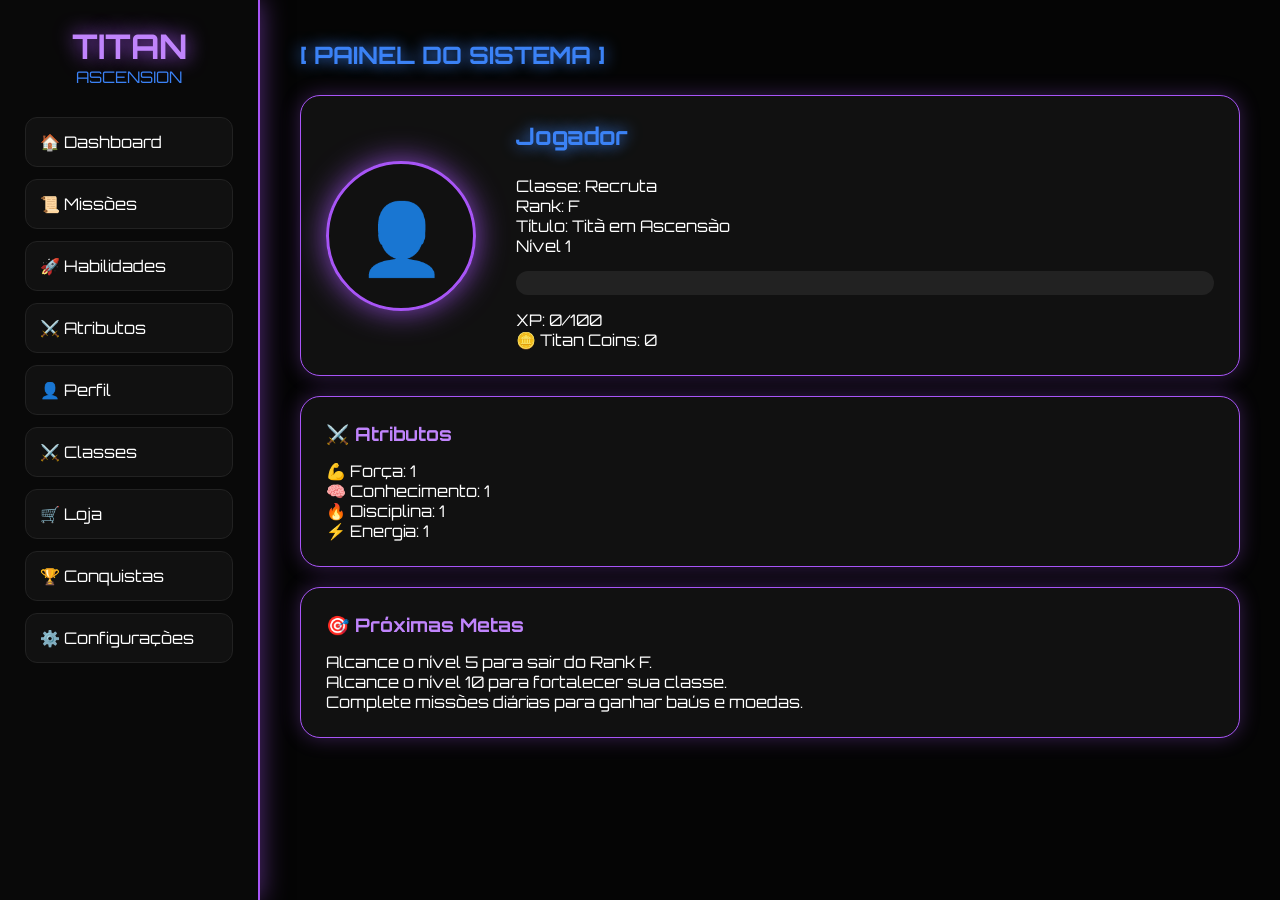
<file: index.html>
<!DOCTYPE html>
<html lang="pt-BR">
<head>
<meta charset="UTF-8">
<meta name="viewport" content="width=device-width, initial-scale=1.0">
<title>Titan Ascension</title>
<link rel="stylesheet" href="style.css">
</head>
<body>

<div class="sidebar">
    <h1>TITAN</h1>
    <p>ASCENSION</p>

    <a href="index.html">🏠 Dashboard</a>
    <a href="pages/missoes.html">📜 Missões</a>
    <a href="pages/habilidades.html">🚀 Habilidades</a>
    <a href="pages/atributos.html">⚔️ Atributos</a>
    <a href="pages/perfil.html">👤 Perfil</a>
    <a href="pages/classes.html">⚔️ Classes</a>
    <a href="pages/loja.html">🛒 Loja</a>
    <a href="pages/conquistas.html">🏆 Conquistas</a>
    <a href="pages/configuracoes.html">⚙️ Configurações</a>
</div>

<main class="content">

<h2>[ PAINEL DO SISTEMA ]</h2>

<div class="card perfil-card">

    <div class="foto-perfil" id="dashboardFoto">
        👤
    </div>

    <div>
        <h2 id="dashboardNome">Jogador</h2>

        <p id="dashboardClasse">Classe: Recruta</p>

        <p>
            Rank:
            <span id="dashboardRank">F</span>
        </p>

        <p id="dashboardTitulo">Título: Titã em Ascensão</p>

        <p id="dashboardNivel">Nível 1</p>

        <div class="barra">
            <div id="dashboardXPBar" class="xp"></div>
        </div>

        <p>
            XP:
            <span id="dashboardXP">0</span>/100
        </p>

        <p>
            🪙 Titan Coins:
            <span id="dashboardMoedas">0</span>
        </p>
    </div>

</div>

<div class="card">

    <h3>⚔️ Atributos</h3>

    <p>💪 Força: <span id="dashForca">1</span></p>

    <p>🧠 Conhecimento: <span id="dashConhecimento">1</span></p>

    <p>🔥 Disciplina: <span id="dashDisciplina">1</span></p>

    <p>⚡ Energia: <span id="dashEnergia">1</span></p>

</div>

<div class="card">

    <h3>🎯 Próximas Metas</h3>

    <p>Alcance o nível 5 para sair do Rank F.</p>

    <p>Alcance o nível 10 para fortalecer sua classe.</p>

    <p>Complete missões diárias para ganhar baús e moedas.</p>

</div>

</main>

<script src="script.js"></script>

</body>
</html>
</file>
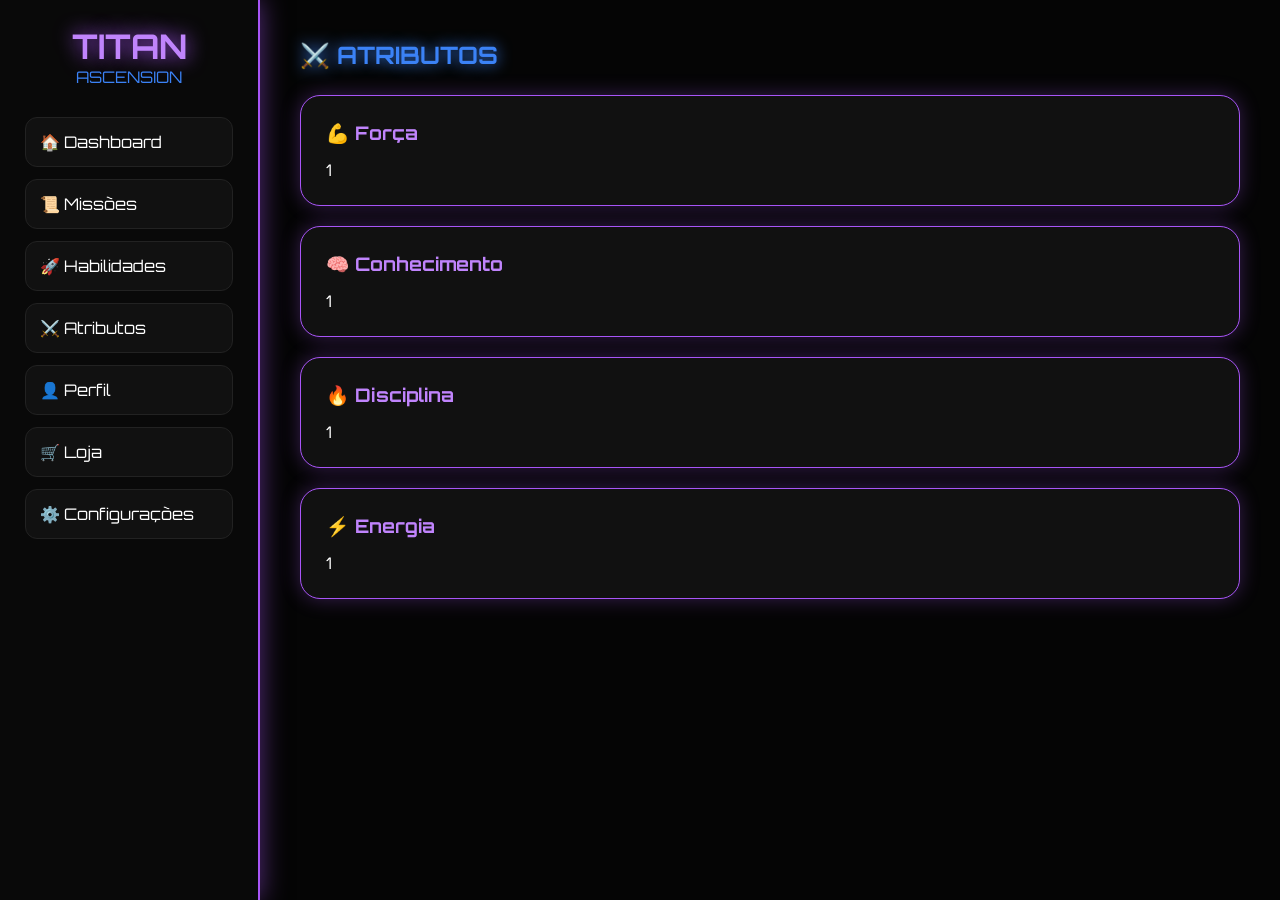
<file: pages/atributos.html>
<!DOCTYPE html>
<html lang="pt-BR">
<head>
<meta charset="UTF-8">
<meta name="viewport" content="width=device-width, initial-scale=1.0">
<title>Atributos</title>
<link rel="stylesheet" href="../style.css">
</head>
<body>

<div class="sidebar">

<h1>TITAN</h1>
<p>ASCENSION</p>

<a href="../index.html">🏠 Dashboard</a>
<a href="missoes.html">📜 Missões</a>
<a href="habilidades.html">🚀 Habilidades</a>
<a href="atributos.html">⚔️ Atributos</a>
<a href="perfil.html">👤 Perfil</a>
<a href="loja.html">🛒 Loja</a>
<a href="configuracoes.html">⚙️ Configurações</a>

</div>

<div class="content">

<h2>⚔️ ATRIBUTOS</h2>

<div class="card">

<h3>💪 Força</h3>
<p id="forcaValor">1</p>

</div>

<div class="card">

<h3>🧠 Conhecimento</h3>
<p id="conhecimentoValor">1</p>

</div>

<div class="card">

<h3>🔥 Disciplina</h3>
<p id="disciplinaValor">1</p>

</div>

<div class="card">

<h3>⚡ Energia</h3>
<p id="energiaValor">1</p>

</div>

</div>

<script src="../script.js"></script>

</body>
</html>
</file>
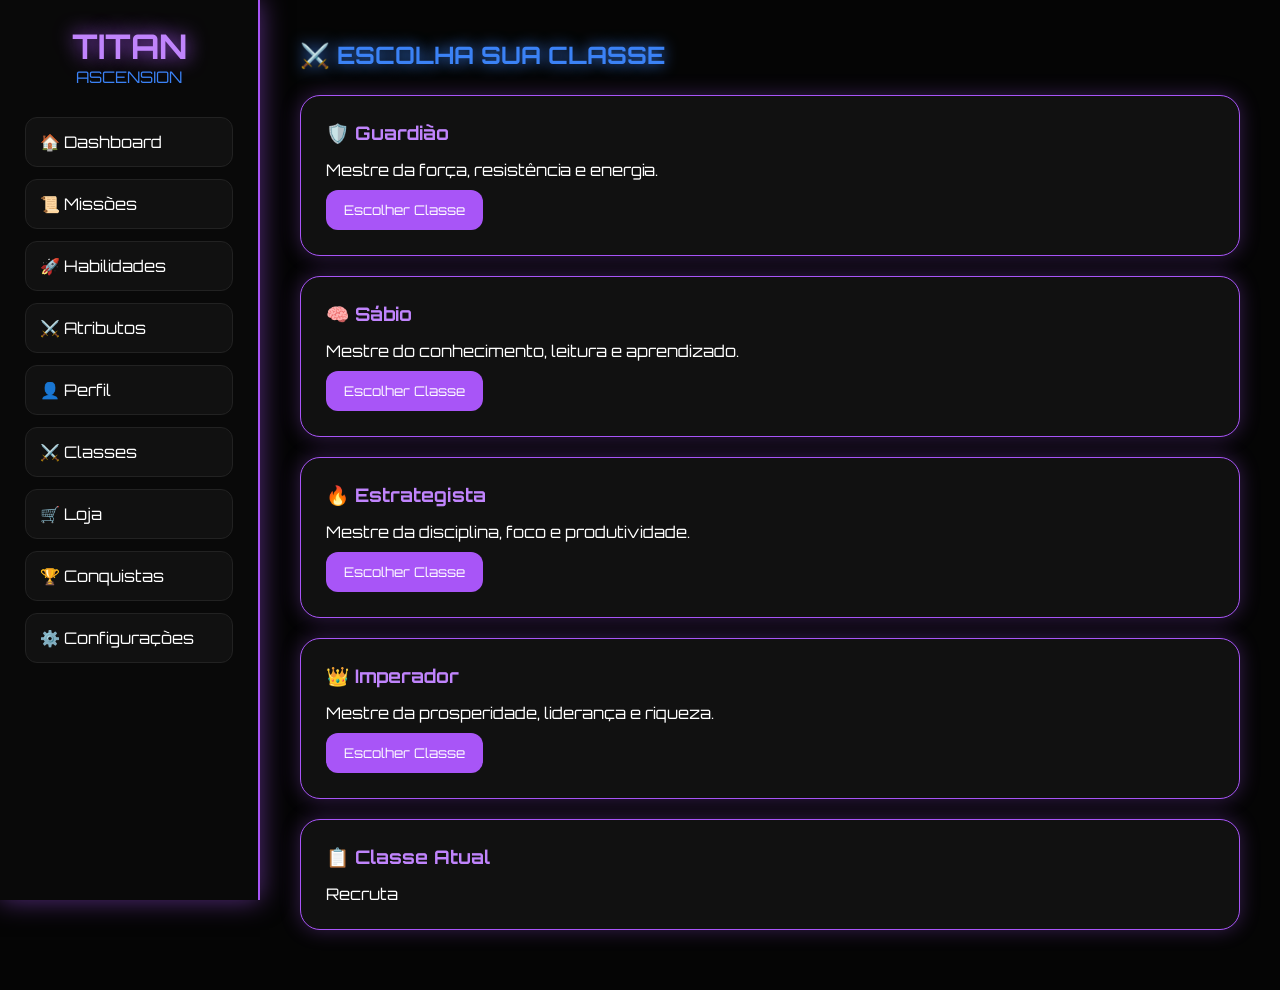
<file: pages/classes.html>
<!DOCTYPE html>
<html lang="pt-BR">
<head>
    <meta charset="UTF-8">
    <meta name="viewport" content="width=device-width, initial-scale=1.0">
    <title>Classes - Titan Ascension</title>
    <link rel="stylesheet" href="../style.css">
</head>
<body>

<div class="sidebar">
    <h1>TITAN</h1>
    <p>ASCENSION</p>

    <a href="../index.html">🏠 Dashboard</a>
    <a href="missoes.html">📜 Missões</a>
    <a href="habilidades.html">🚀 Habilidades</a>
    <a href="atributos.html">⚔️ Atributos</a>
    <a href="perfil.html">👤 Perfil</a>
    <a href="classes.html">⚔️ Classes</a>
    <a href="loja.html">🛒 Loja</a>
    <a href="conquistas.html">🏆 Conquistas</a>
    <a href="configuracoes.html">⚙️ Configurações</a>
</div>

<main class="content">

    <h2>⚔️ ESCOLHA SUA CLASSE</h2>

    <div class="card">
        <h3>🛡️ Guardião</h3>
        <p>Mestre da força, resistência e energia.</p>
        <button onclick="escolherClasse('Guardião')">
            Escolher Classe
        </button>
    </div>

    <div class="card">
        <h3>🧠 Sábio</h3>
        <p>Mestre do conhecimento, leitura e aprendizado.</p>
        <button onclick="escolherClasse('Sábio')">
            Escolher Classe
        </button>
    </div>

    <div class="card">
        <h3>🔥 Estrategista</h3>
        <p>Mestre da disciplina, foco e produtividade.</p>
        <button onclick="escolherClasse('Estrategista')">
            Escolher Classe
        </button>
    </div>

    <div class="card">
        <h3>👑 Imperador</h3>
        <p>Mestre da prosperidade, liderança e riqueza.</p>
        <button onclick="escolherClasse('Imperador')">
            Escolher Classe
        </button>
    </div>

    <div class="card">
        <h3>📋 Classe Atual</h3>
        <p id="classeAtual">
            Recruta
        </p>
    </div>

</main>

<script src="../script.js"></script>

<script>
const classeAtual = localStorage.getItem("classe") || "Recruta";

if(document.getElementById("classeAtual")){
    document.getElementById("classeAtual").innerText = classeAtual;
}
</script>

</body>
</html>
</file>
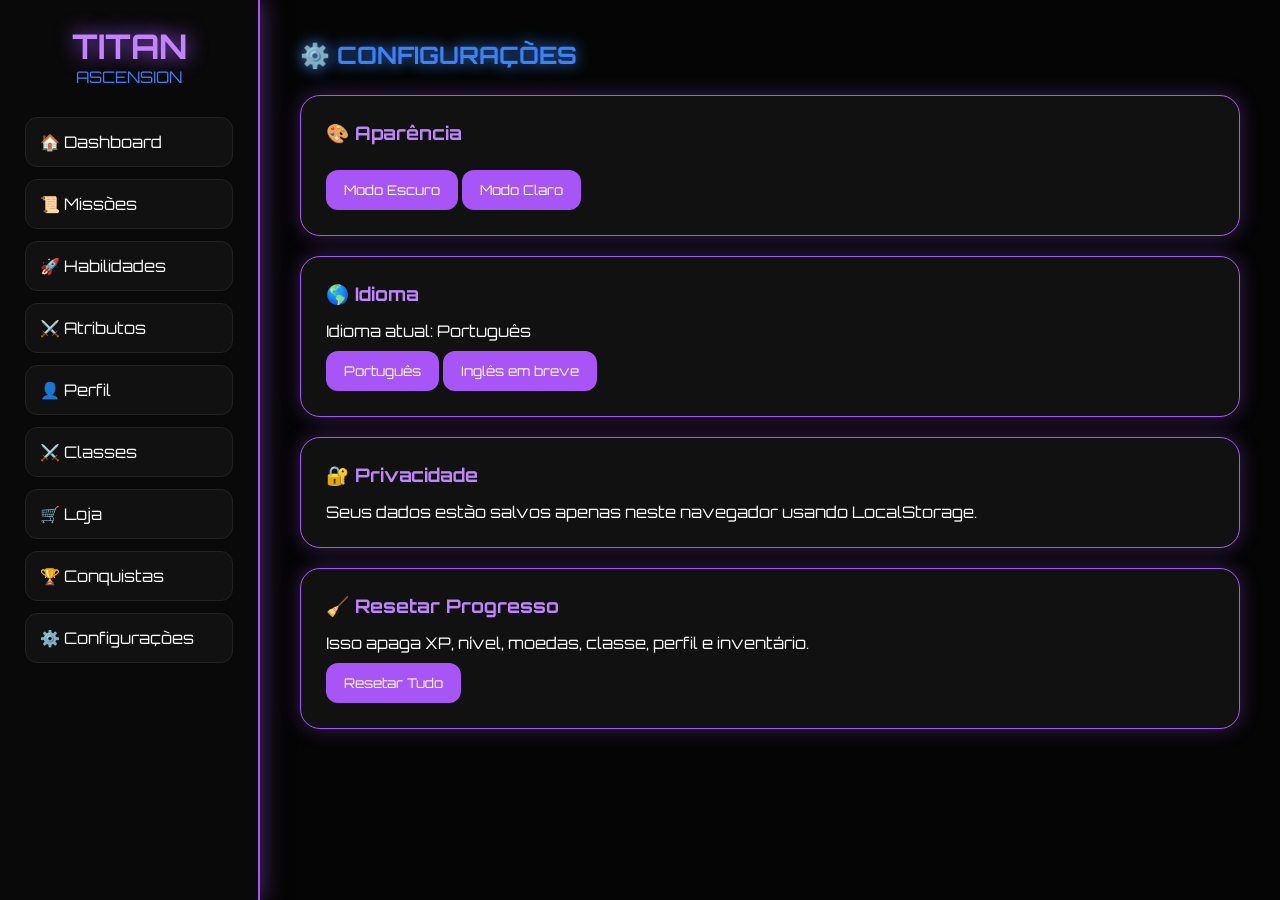
<file: pages/configuracoes.html>
<!DOCTYPE html>
<html lang="pt-BR">
<head>
<meta charset="UTF-8">
<meta name="viewport" content="width=device-width, initial-scale=1.0">
<title>Configurações</title>
<link rel="stylesheet" href="../style.css">
</head>
<body>

<div class="sidebar">
    <h1>TITAN</h1>
    <p>ASCENSION</p>

    <a href="../index.html">🏠 Dashboard</a>
    <a href="missoes.html">📜 Missões</a>
    <a href="habilidades.html">🚀 Habilidades</a>
    <a href="atributos.html">⚔️ Atributos</a>
    <a href="perfil.html">👤 Perfil</a>
    <a href="classes.html">⚔️ Classes</a>
    <a href="loja.html">🛒 Loja</a>
    <a href="conquistas.html">🏆 Conquistas</a>
    <a href="configuracoes.html">⚙️ Configurações</a>
</div>

<main class="content">

<h2>⚙️ CONFIGURAÇÕES</h2>

<div class="card">
    <h3>🎨 Aparência</h3>
    <button onclick="ativarTemaEscuro()">Modo Escuro</button>
    <button onclick="ativarTemaClaro()">Modo Claro</button>
</div>

<div class="card">
    <h3>🌎 Idioma</h3>
    <p>Idioma atual: Português</p>
    <button>Português</button>
    <button>Inglês em breve</button>
</div>

<div class="card">
    <h3>🔐 Privacidade</h3>
    <p>Seus dados estão salvos apenas neste navegador usando LocalStorage.</p>
</div>

<div class="card">
    <h3>🧹 Resetar Progresso</h3>
    <p>Isso apaga XP, nível, moedas, classe, perfil e inventário.</p>
    <button onclick="resetarProgresso()">Resetar Tudo</button>
</div>

</main>

<script src="../script.js"></script>
</body>
</html>
</file>
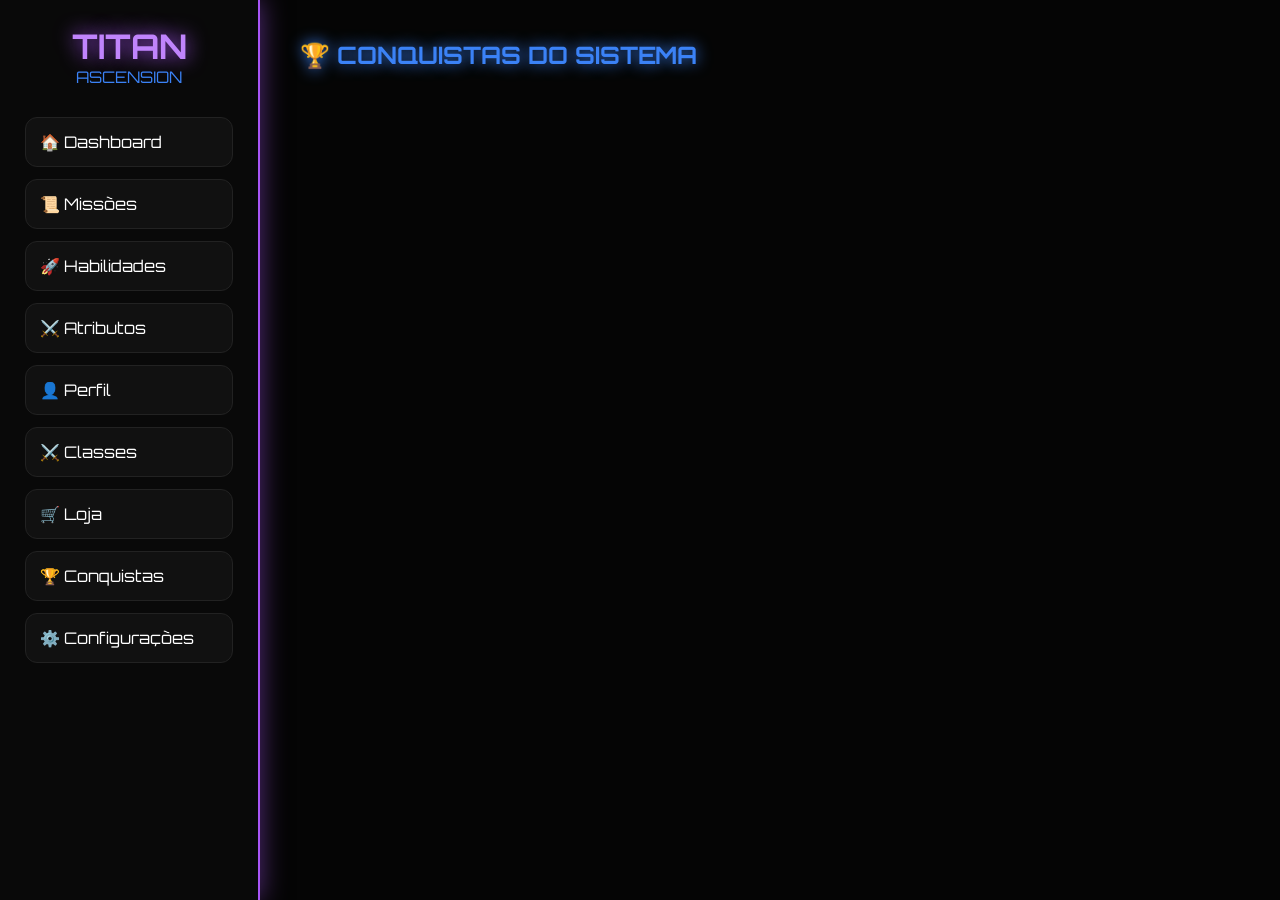
<file: pages/conquistas.html>
<!DOCTYPE html>
<html lang="pt-BR">
<head>
<meta charset="UTF-8">
<meta name="viewport" content="width=device-width, initial-scale=1.0">
<title>Conquistas</title>
<link rel="stylesheet" href="../style.css">
</head>
<body>

<div class="sidebar">
    <h1>TITAN</h1>
    <p>ASCENSION</p>

    <a href="../index.html">🏠 Dashboard</a>
    <a href="missoes.html">📜 Missões</a>
    <a href="habilidades.html">🚀 Habilidades</a>
    <a href="atributos.html">⚔️ Atributos</a>
    <a href="perfil.html">👤 Perfil</a>
    <a href="classes.html">⚔️ Classes</a>
    <a href="loja.html">🛒 Loja</a>
    <a href="conquistas.html">🏆 Conquistas</a>
    <a href="configuracoes.html">⚙️ Configurações</a>
</div>

<main class="content">

<h2>🏆 CONQUISTAS DO SISTEMA</h2>

<div id="listaConquistas"></div>

</main>

<script src="../script.js"></script>
</body>
</html>
</file>
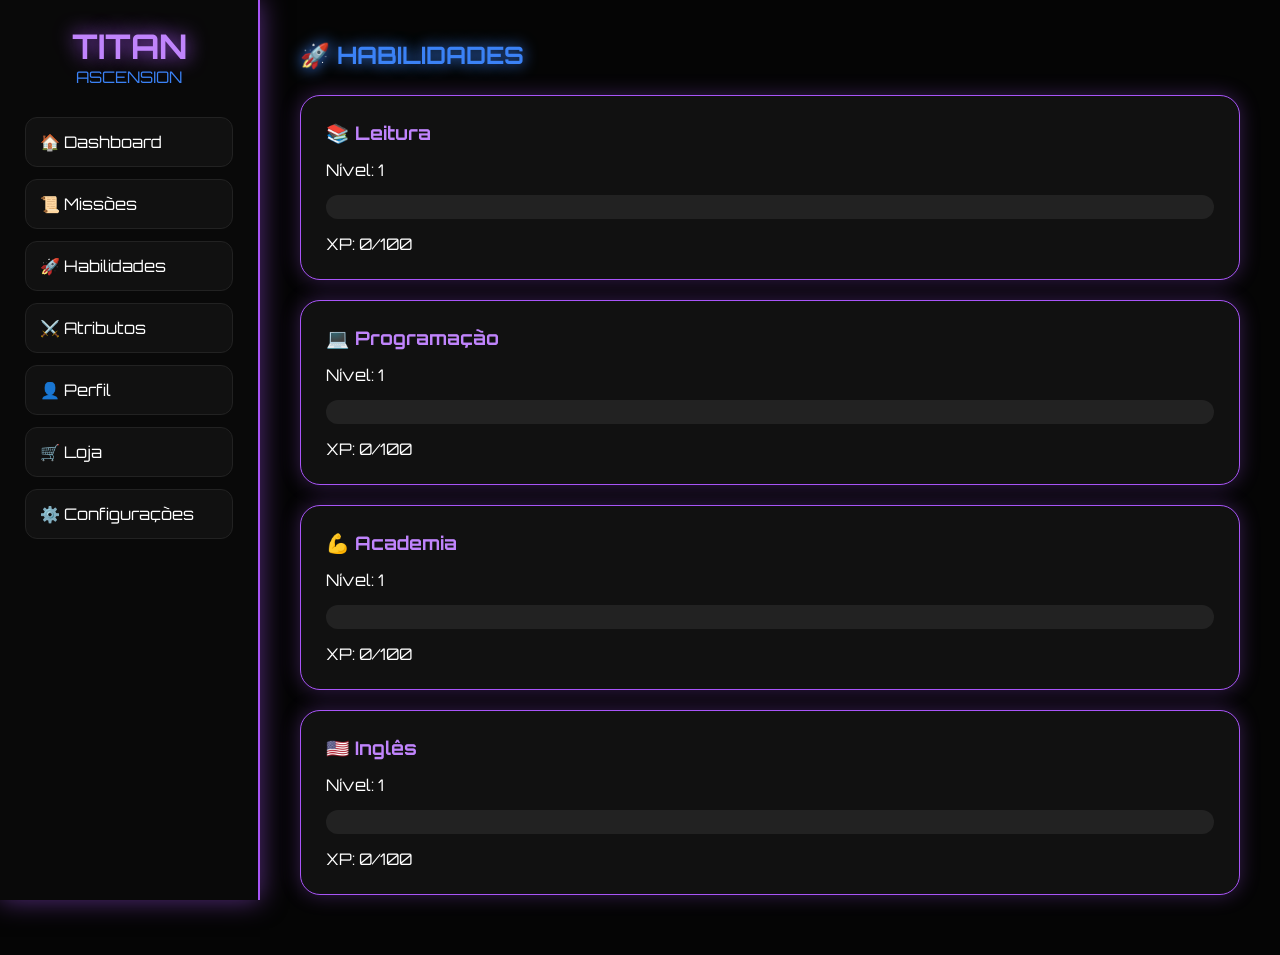
<file: pages/habilidades.html>
<!DOCTYPE html>
<html lang="pt-BR">
<head>
<meta charset="UTF-8">
<meta name="viewport" content="width=device-width, initial-scale=1.0">
<title>Habilidades</title>
<link rel="stylesheet" href="../style.css">
</head>
<body>

<div class="sidebar">
    <h1>TITAN</h1>
    <p>ASCENSION</p>

    <a href="../index.html">🏠 Dashboard</a>
    <a href="missoes.html">📜 Missões</a>
    <a href="habilidades.html">🚀 Habilidades</a>
    <a href="atributos.html">⚔️ Atributos</a>
    <a href="perfil.html">👤 Perfil</a>
    <a href="loja.html">🛒 Loja</a>
    <a href="configuracoes.html">⚙️ Configurações</a>
</div>

<main class="content">
    <h2>🚀 HABILIDADES</h2>

    <div class="card">
        <h3>📚 Leitura</h3>
        <p>Nível: <span id="nivelLeitura">1</span></p>
        <div class="barra"><div id="xpLeitura" class="xp"></div></div>
        <p>XP: <span id="valorLeitura">0</span>/100</p>
    </div>

    <div class="card">
        <h3>💻 Programação</h3>
        <p>Nível: <span id="nivelProgramacao">1</span></p>
        <div class="barra"><div id="xpProgramacao" class="xp"></div></div>
        <p>XP: <span id="valorProgramacao">0</span>/100</p>
    </div>

    <div class="card">
        <h3>💪 Academia</h3>
        <p>Nível: <span id="nivelAcademia">1</span></p>
        <div class="barra"><div id="xpAcademia" class="xp"></div></div>
        <p>XP: <span id="valorAcademia">0</span>/100</p>
    </div>

    <div class="card">
        <h3>🇺🇸 Inglês</h3>
        <p>Nível: <span id="nivelIngles">1</span></p>
        <div class="barra"><div id="xpIngles" class="xp"></div></div>
        <p>XP: <span id="valorIngles">0</span>/100</p>
    </div>
</main>

<script src="../script.js"></script>
</body>
</html>
</file>
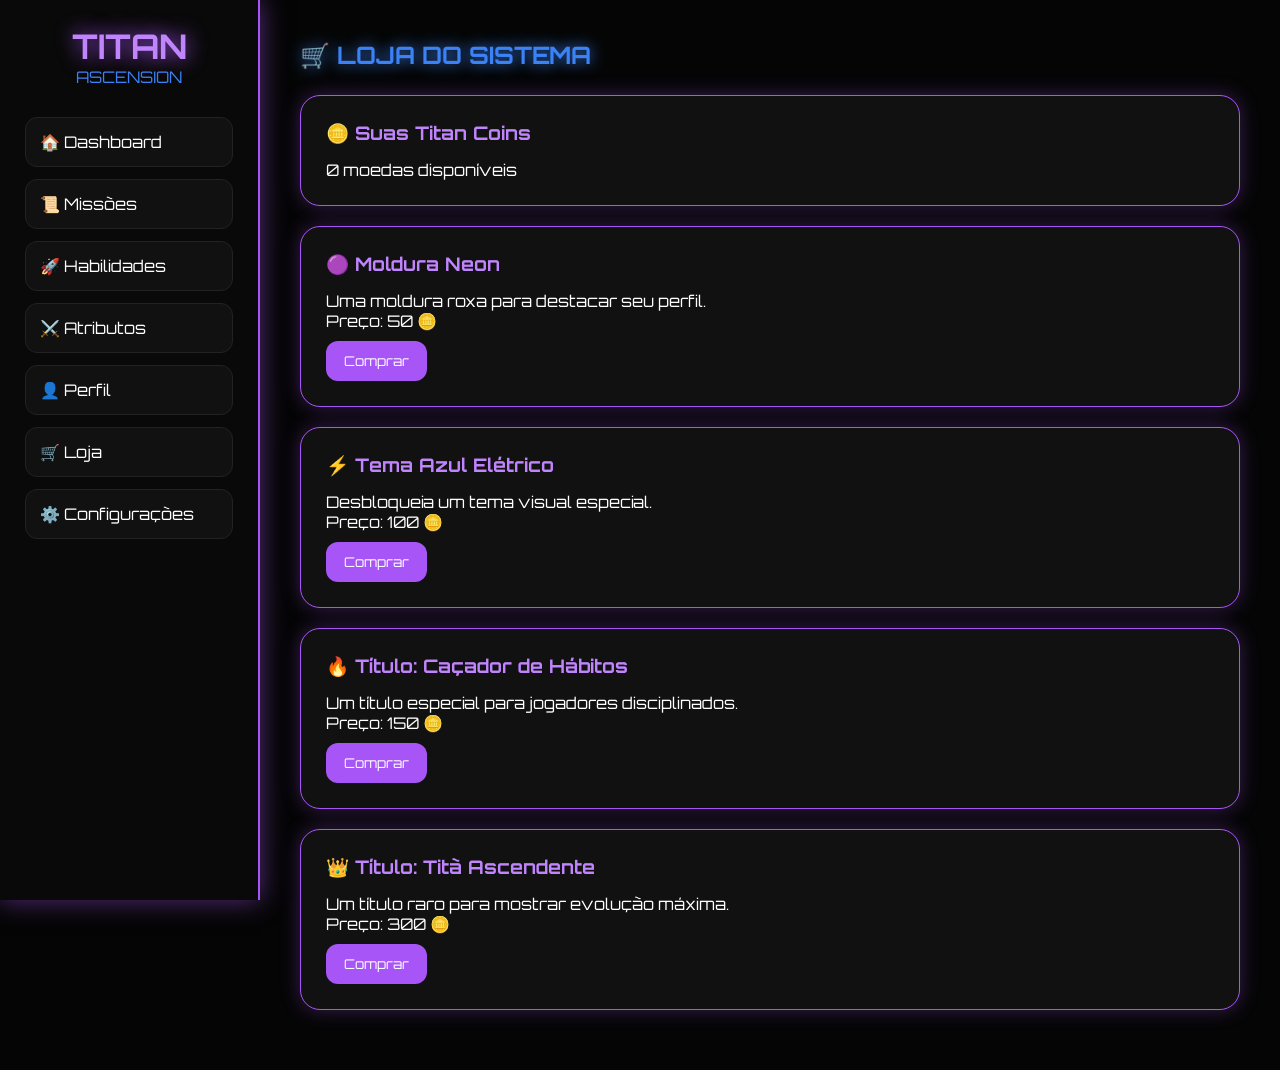
<file: pages/loja.html>
<!DOCTYPE html>
<html lang="pt-BR">
<head>
<meta charset="UTF-8">
<meta name="viewport" content="width=device-width, initial-scale=1.0">
<title>Loja</title>
<link rel="stylesheet" href="../style.css">
</head>
<body>

<div class="sidebar">
    <h1>TITAN</h1>
    <p>ASCENSION</p>

    <a href="../index.html">🏠 Dashboard</a>
    <a href="missoes.html">📜 Missões</a>
    <a href="habilidades.html">🚀 Habilidades</a>
    <a href="atributos.html">⚔️ Atributos</a>
    <a href="perfil.html">👤 Perfil</a>
    <a href="loja.html">🛒 Loja</a>
    <a href="configuracoes.html">⚙️ Configurações</a>
</div>

<main class="content">

<h2>🛒 LOJA DO SISTEMA</h2>

<div class="card">
    <h3>🪙 Suas Titan Coins</h3>
    <p><span id="moedasLoja">0</span> moedas disponíveis</p>
</div>

<div class="card loja-item">
    <h3>🟣 Moldura Neon</h3>
    <p>Uma moldura roxa para destacar seu perfil.</p>
    <p>Preço: 50 🪙</p>
    <button onclick="comprarItem('Moldura Neon', 50)">Comprar</button>
</div>

<div class="card loja-item">
    <h3>⚡ Tema Azul Elétrico</h3>
    <p>Desbloqueia um tema visual especial.</p>
    <p>Preço: 100 🪙</p>
    <button onclick="comprarItem('Tema Azul Elétrico', 100)">Comprar</button>
</div>

<div class="card loja-item">
    <h3>🔥 Título: Caçador de Hábitos</h3>
    <p>Um título especial para jogadores disciplinados.</p>
    <p>Preço: 150 🪙</p>
    <button onclick="comprarItem('Título Caçador de Hábitos', 150)">Comprar</button>
</div>

<div class="card loja-item">
    <h3>👑 Título: Titã Ascendente</h3>
    <p>Um título raro para mostrar evolução máxima.</p>
    <p>Preço: 300 🪙</p>
    <button onclick="comprarItem('Título Titã Ascendente', 300)">Comprar</button>
</div>

</main>

<script src="../script.js"></script>
</body>
</html>
</file>
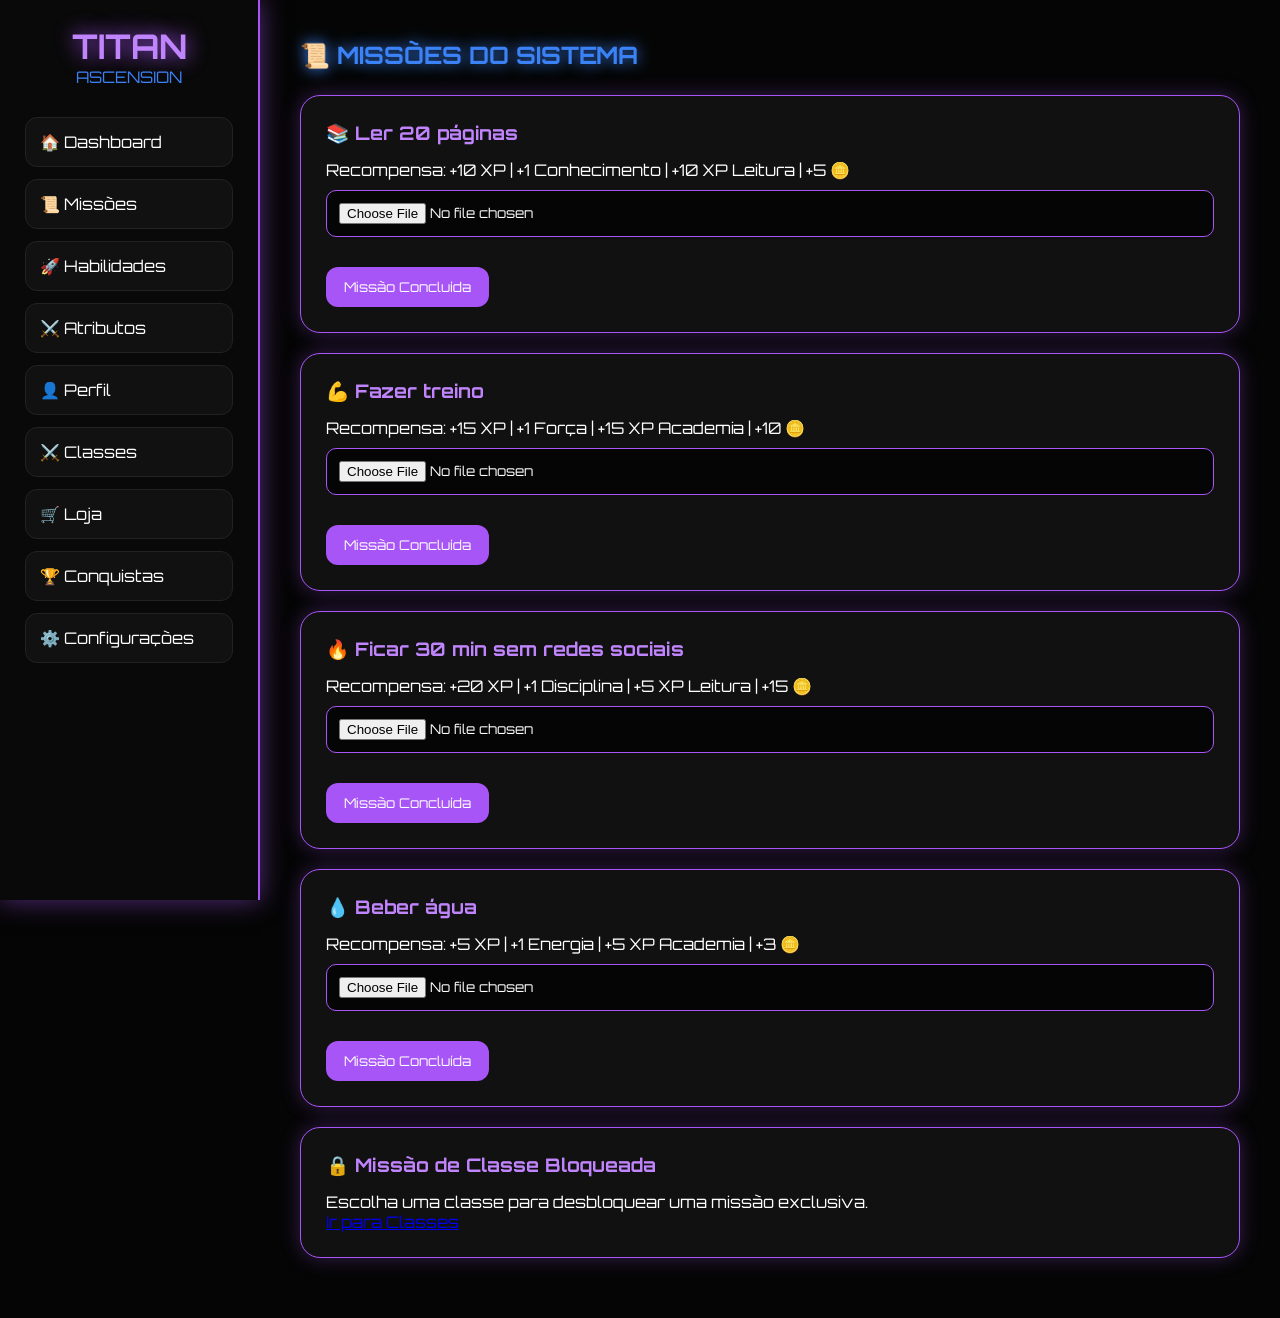
<file: pages/missoes.html>
<!DOCTYPE html>
<html lang="pt-BR">
<head>
<meta charset="UTF-8">
<meta name="viewport" content="width=device-width, initial-scale=1.0">
<title>Missões</title>
<link rel="stylesheet" href="../style.css">
</head>
<body>

<div class="sidebar">
    <h1>TITAN</h1>
    <p>ASCENSION</p>

    <a href="../index.html">🏠 Dashboard</a>
    <a href="missoes.html">📜 Missões</a>
    <a href="habilidades.html">🚀 Habilidades</a>
    <a href="atributos.html">⚔️ Atributos</a>
    <a href="perfil.html">👤 Perfil</a>
    <a href="classes.html">⚔️ Classes</a>
    <a href="loja.html">🛒 Loja</a>
    <a href="conquistas.html">🏆 Conquistas</a>
    <a href="configuracoes.html">⚙️ Configurações</a>
</div>

<main class="content">

<h2>📜 MISSÕES DO SISTEMA</h2>

<div class="card missao-card">
    <h3>📚 Ler 20 páginas</h3>
    <p>Recompensa: +10 XP | +1 Conhecimento | +10 XP Leitura | +5 🪙</p>
    <input id="prova-leitura" type="file" accept="image/*">
    <button onclick="concluirMissaoComProva('leitura', 'prova-leitura', 10, 'conhecimento', 'Leitura', 10, 5)">
        Missão Concluída
    </button>
</div>

<div class="card missao-card">
    <h3>💪 Fazer treino</h3>
    <p>Recompensa: +15 XP | +1 Força | +15 XP Academia | +10 🪙</p>
    <input id="prova-treino" type="file" accept="image/*">
    <button onclick="concluirMissaoComProva('treino', 'prova-treino', 15, 'forca', 'Academia', 15, 10)">
        Missão Concluída
    </button>
</div>

<div class="card missao-card">
    <h3>🔥 Ficar 30 min sem redes sociais</h3>
    <p>Recompensa: +20 XP | +1 Disciplina | +5 XP Leitura | +15 🪙</p>
    <input id="prova-foco" type="file" accept="image/*">
    <button onclick="concluirMissaoComProva('foco', 'prova-foco', 20, 'disciplina', 'Leitura', 5, 15)">
        Missão Concluída
    </button>
</div>

<div class="card missao-card">
    <h3>💧 Beber água</h3>
    <p>Recompensa: +5 XP | +1 Energia | +5 XP Academia | +3 🪙</p>
    <input id="prova-agua" type="file" accept="image/*">
    <button onclick="concluirMissaoComProva('agua', 'prova-agua', 5, 'energia', 'Academia', 5, 3)">
        Missão Concluída
    </button>
</div>

<div id="missaoClasse"></div>

</main>

<script src="../script.js"></script>

<script>
function dataDeHoje(){
    return new Date().toISOString().split("T")[0];
}

function concluirMissaoComProva(idMissao, idInput, xp, atributo, habilidade, xpHabilidade, moedas){
    const input = document.getElementById(idInput);
    const hoje = dataDeHoje();
    const chave = "missao_" + idMissao + "_" + hoje;

    if(localStorage.getItem(chave)){
        alert("⛔ Essa missão já foi concluída hoje.");
        return;
    }

    if(!input.files || input.files.length === 0){
        alert("📸 Envie uma imagem como prova antes de concluir a missão.");
        return;
    }

    const reader = new FileReader();

    reader.onload = function(){
        localStorage.setItem("prova_" + idMissao + "_" + hoje, reader.result);
        localStorage.setItem(chave, "concluida");

        completarMissao(xp, atributo);
        ganharHabilidade(habilidade, xpHabilidade);
        ganharMoedas(moedas);

        alert("✅ Missão concluída com prova enviada!");
        location.reload();
    };

    reader.readAsDataURL(input.files[0]);
}

const classe = localStorage.getItem("classe");
const area = document.getElementById("missaoClasse");

if(area){
    if(!classe || classe === "Recruta"){
        area.innerHTML = `
        <div class="card">
            <h3>🔒 Missão de Classe Bloqueada</h3>
            <p>Escolha uma classe para desbloquear uma missão exclusiva.</p>
            <a href="classes.html">Ir para Classes</a>
        </div>
        `;
    }

    if(classe === "Guardião"){
        area.innerHTML = `
        <div class="card missao-card">
            <h3>🛡️ Missão do Guardião: Treino de Resistência</h3>
            <p>Recompensa: +25 XP | +2 Força | +20 XP Academia | +20 🪙</p>
            <input id="prova-guardiao" type="file" accept="image/*">
            <button onclick="concluirMissaoComProva('guardiao', 'prova-guardiao', 25, 'forca', 'Academia', 20, 20)">
                Missão de Classe Concluída
            </button>
        </div>
        `;
    }

    if(classe === "Sábio"){
        area.innerHTML = `
        <div class="card missao-card">
            <h3>🧠 Missão do Sábio: Estudo Profundo</h3>
            <p>Recompensa: +25 XP | +2 Conhecimento | +20 XP Leitura | +20 🪙</p>
            <input id="prova-sabio" type="file" accept="image/*">
            <button onclick="concluirMissaoComProva('sabio', 'prova-sabio', 25, 'conhecimento', 'Leitura', 20, 20)">
                Missão de Classe Concluída
            </button>
        </div>
        `;
    }

    if(classe === "Estrategista"){
        area.innerHTML = `
        <div class="card missao-card">
            <h3>🔥 Missão do Estrategista: 1 Hora de Foco Total</h3>
            <p>Recompensa: +25 XP | +2 Disciplina | +20 XP Programação | +20 🪙</p>
            <input id="prova-estrategista" type="file" accept="image/*">
            <button onclick="concluirMissaoComProva('estrategista', 'prova-estrategista', 25, 'disciplina', 'Programacao', 20, 20)">
                Missão de Classe Concluída
            </button>
        </div>
        `;
    }

    if(classe === "Imperador"){
        area.innerHTML = `
        <div class="card missao-card">
            <h3>👑 Missão do Imperador: Criar uma Ideia de Negócio</h3>
            <p>Recompensa: +25 XP | +2 Disciplina | +20 XP Programação | +20 🪙</p>
            <input id="prova-imperador" type="file" accept="image/*">
            <button onclick="concluirMissaoComProva('imperador', 'prova-imperador', 25, 'disciplina', 'Programacao', 20, 20)">
                Missão de Classe Concluída
            </button>
        </div>
        `;
    }
}
</script>

</body>
</html>
</file>
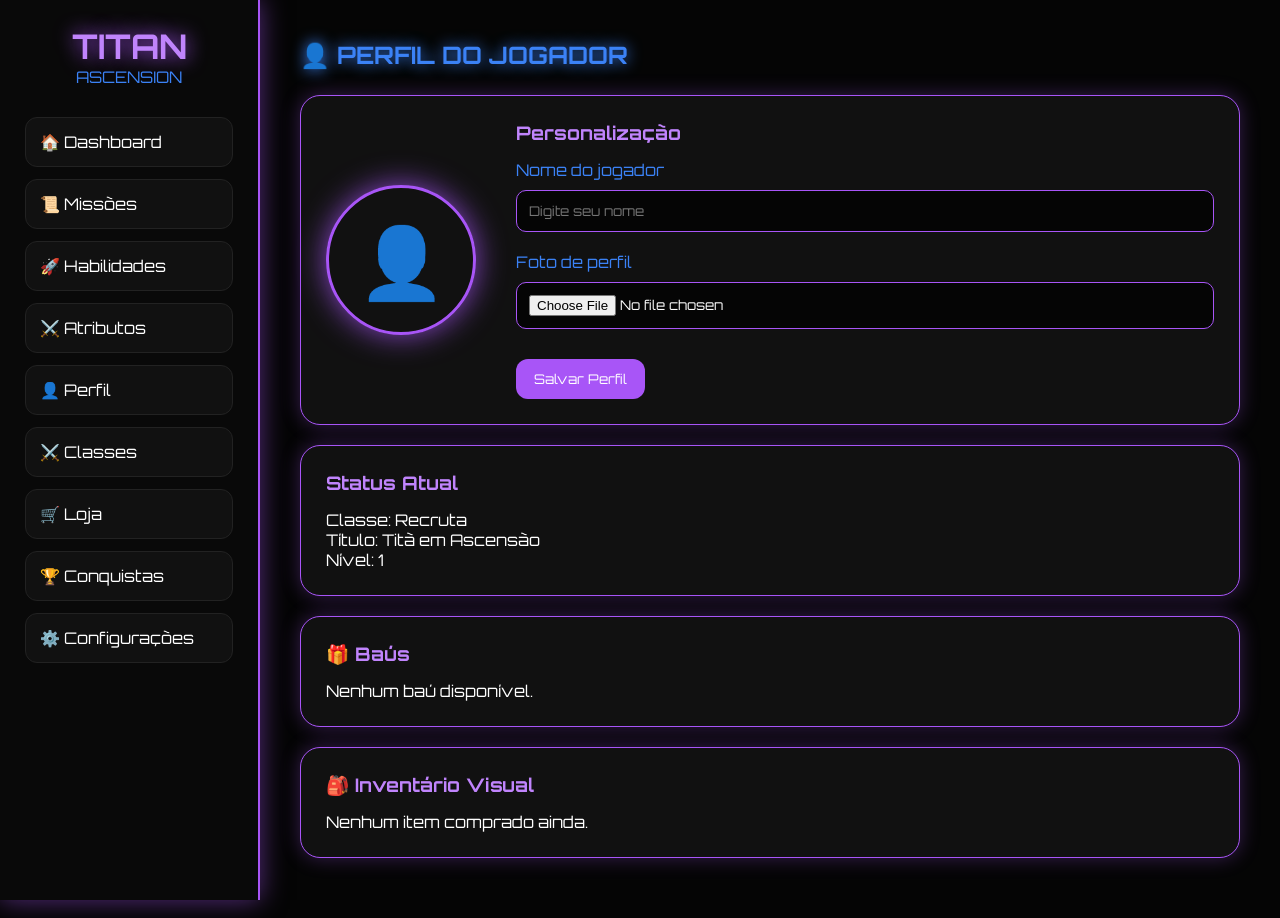
<file: pages/perfil.html>
<!DOCTYPE html>
<html lang="pt-BR">
<head>
<meta charset="UTF-8">
<meta name="viewport" content="width=device-width, initial-scale=1.0">
<title>Perfil</title>
<link rel="stylesheet" href="../style.css">
</head>
<body>

<div class="sidebar">
    <h1>TITAN</h1>
    <p>ASCENSION</p>

    <a href="../index.html">🏠 Dashboard</a>
    <a href="missoes.html">📜 Missões</a>
    <a href="habilidades.html">🚀 Habilidades</a>
    <a href="atributos.html">⚔️ Atributos</a>
    <a href="perfil.html">👤 Perfil</a>
    <a href="classes.html">⚔️ Classes</a>
    <a href="loja.html">🛒 Loja</a>
    <a href="conquistas.html">🏆 Conquistas</a>
    <a href="configuracoes.html">⚙️ Configurações</a>
</div>

<main class="content">

<h2>👤 PERFIL DO JOGADOR</h2>

<div class="card perfil-card">
    <div class="foto-perfil" id="previewFoto">👤</div>

    <div>
        <h3>Personalização</h3>

        <label>Nome do jogador</label>
        <input type="text" id="nomeInput" placeholder="Digite seu nome">

        <label>Foto de perfil</label>
        <input type="file" id="fotoInput" accept="image/*">

        <button onclick="salvarPerfil()">Salvar Perfil</button>
    </div>
</div>

<div class="card">
    <h3>Status Atual</h3>
    <p>Classe: <span id="classePerfil">Recruta</span></p>
    <p>Título: Titã em Ascensão</p>
    <p>Nível: <span id="nivelPerfil">1</span></p>
</div>

<div class="card">
    <h3>🎁 Baús</h3>
    <div id="bausPerfil">
        <p>Nenhum baú disponível.</p>
    </div>
</div>

<div class="card">
    <h3>🎒 Inventário Visual</h3>
    <div id="inventarioPerfil">
        <p>Nenhum item comprado ainda.</p>
    </div>
</div>

</main>

<script src="../script.js"></script>

<script>
const classePerfil = localStorage.getItem("classe") || "Recruta";
const nivelPerfil = localStorage.getItem("nivel") || 1;

document.getElementById("classePerfil").innerText = classePerfil;
document.getElementById("nivelPerfil").innerText = nivelPerfil;
</script>

</body>
</html>
</file>
<file: style.css>
@import url('https://fonts.googleapis.com/css2?family=Orbitron:wght@400;700;900&display=swap');

*{
    margin:0;
    padding:0;
    box-sizing:border-box;
}

body{
    font-family:'Orbitron', sans-serif;
    background:#050505;
    color:white;
    display:flex;
    min-height:100vh;
}

body.tema-claro{
    background:#f4f4ff;
    color:#111;
}

.sidebar{
    width:260px;
    background:#090909;
    border-right:2px solid #a855f7;
    padding:25px;
    box-shadow:0 0 25px rgba(168,85,247,0.5);
    position:fixed;
    height:100vh;
}

.sidebar h1{
    color:#c084fc;
    font-size:34px;
    text-align:center;
    text-shadow:0 0 20px #a855f7;
}

.sidebar p{
    text-align:center;
    color:#3b82f6;
    margin-bottom:30px;
}

.sidebar a{
    display:block;
    color:white;
    text-decoration:none;
    padding:14px;
    margin-bottom:12px;
    border:1px solid #222;
    border-radius:12px;
    background:#111;
    transition:0.3s;
}

.sidebar a:hover{
    border-color:#a855f7;
    box-shadow:0 0 15px rgba(168,85,247,0.6);
    transform:translateX(5px);
}

.content{
    margin-left:260px;
    padding:40px;
    width:100%;
}

.content h2{
    color:#3b82f6;
    margin-bottom:25px;
    text-shadow:0 0 15px #3b82f6;
}

.card{
    background:#111;
    border:1px solid #a855f7;
    border-radius:20px;
    padding:25px;
    margin-bottom:20px;
    box-shadow:0 0 20px rgba(168,85,247,0.3);
}

body.tema-claro .card{
    background:white;
    color:#111;
}

.card h3{
    color:#c084fc;
    margin-bottom:15px;
}

.barra{
    width:100%;
    height:24px;
    background:#222;
    border-radius:20px;
    overflow:hidden;
    margin:15px 0;
}

.xp{
    height:100%;
    width:0%;
    background:linear-gradient(90deg,#a855f7,#3b82f6);
    transition:0.4s;
}

.perfil-card{
    display:flex;
    align-items:center;
    gap:40px;
    min-height:220px;
}

.perfil-card > div:last-child{
    flex:1;
}

.foto-perfil{
    width:150px;
    height:150px;
    min-width:150px;
    border-radius:50%;
    border:3px solid #a855f7;
    display:flex;
    align-items:center;
    justify-content:center;
    font-size:70px;
    overflow:hidden;
    box-shadow:0 0 30px rgba(168,85,247,0.8);
}

.foto-perfil img{
    width:100%;
    height:100%;
    object-fit:cover;
}

input{
    display:block;
    width:100%;
    margin:10px 0 20px;
    padding:12px;
    border-radius:10px;
    border:1px solid #a855f7;
    background:#050505;
    color:white;
    font-family:'Orbitron', sans-serif;
}

body.tema-claro input{
    background:white;
    color:#111;
}

label{
    color:#3b82f6;
}

button{
    background:#a855f7;
    color:white;
    border:none;
    padding:12px 18px;
    border-radius:12px;
    cursor:pointer;
    font-family:'Orbitron', sans-serif;
    margin-top:10px;
    transition:0.3s;
}

button:hover{
    background:#3b82f6;
    box-shadow:0 0 15px #3b82f6;
}

.missao-card{
    position:relative;
    transition:0.3s;
}

.missao-card:hover{
    transform:scale(1.01);
}

.loja-item:hover{
    transform:scale(1.01);
}

@media(max-width:800px){
    body{
        display:block;
    }

    .sidebar{
        position:relative;
        width:100%;
        height:auto;
    }

    .content{
        margin-left:0;
        padding:20px;
    }

    .perfil-card{
        flex-direction:column;
        text-align:center;
    }
}
</file>
